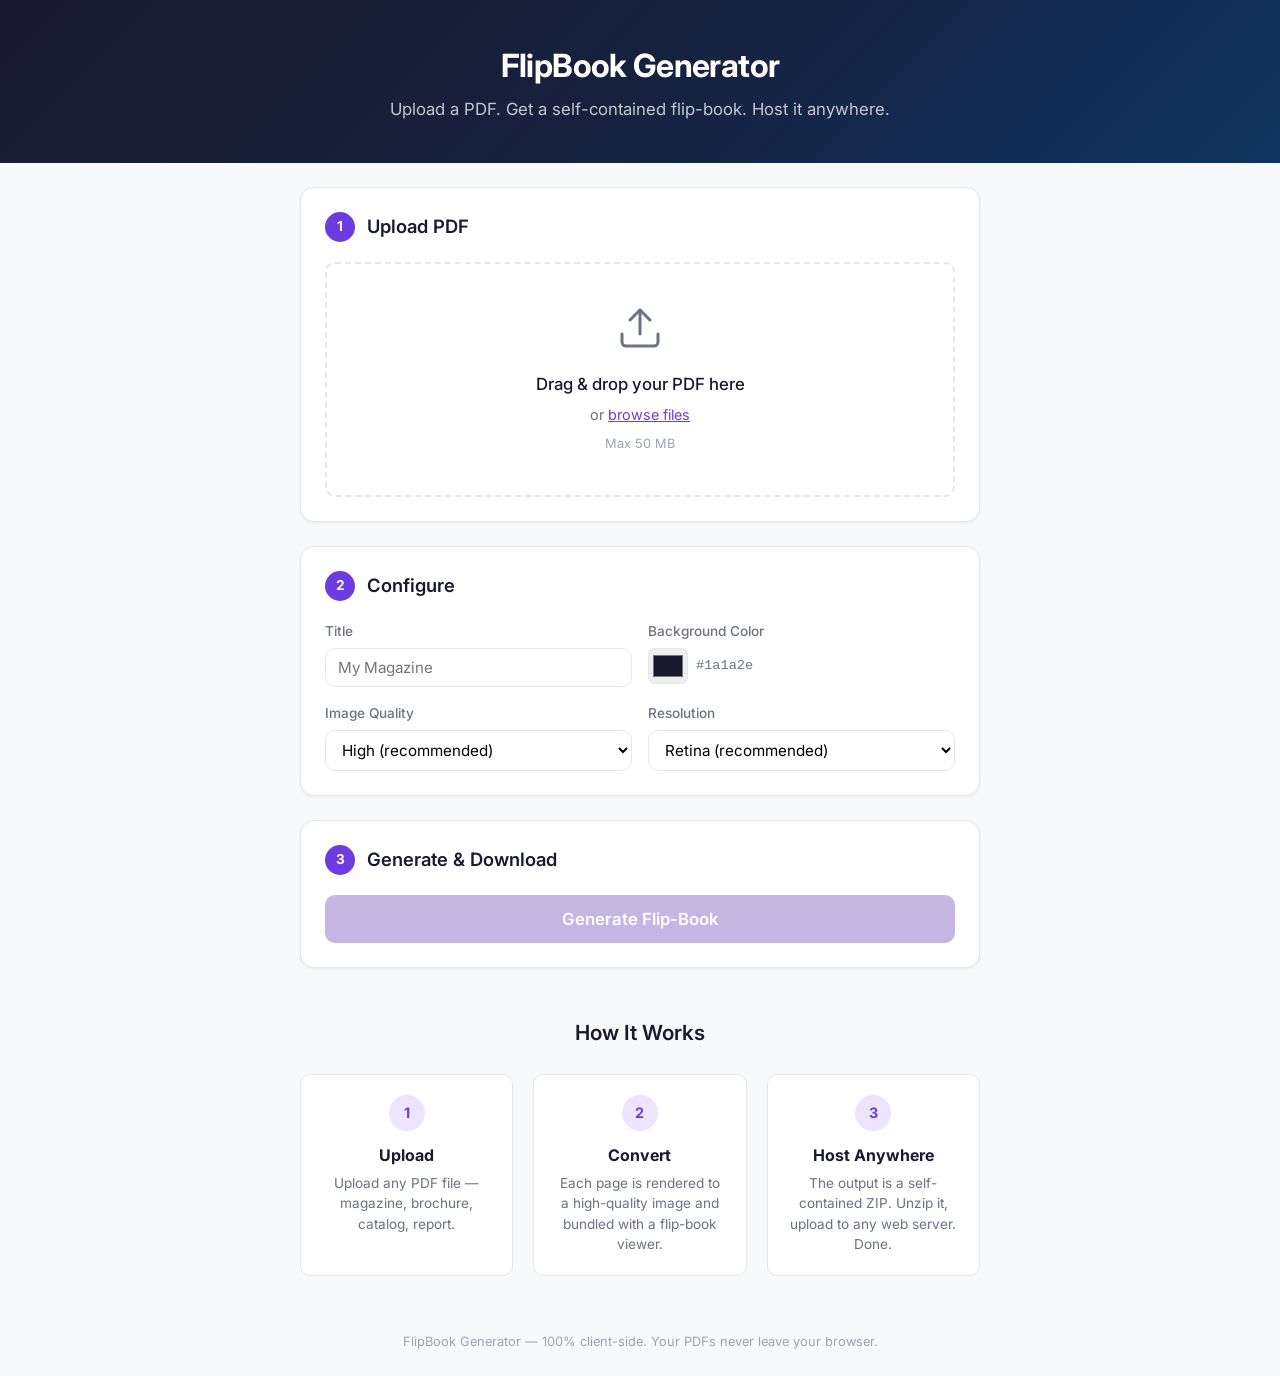
<file: index.html>
<!DOCTYPE html>
<html lang="en">
<head>
    <meta charset="UTF-8">
    <meta name="viewport" content="width=device-width, initial-scale=1.0">
    <title>FlipBook Generator — PDF to Flip-Book Converter</title>
    <link rel="preconnect" href="https://fonts.googleapis.com">
    <link rel="preconnect" href="https://fonts.gstatic.com" crossorigin>
    <link href="https://fonts.googleapis.com/css2?family=Inter:wght@400;500;600;700&display=swap" rel="stylesheet">
    <link rel="stylesheet" href="assets/css/styles.css">
</head>
<body>
    <header class="app-header">
        <div class="container">
            <h1 class="app-title">FlipBook Generator</h1>
            <p class="app-tagline">Upload a PDF. Get a self-contained flip-book. Host it anywhere.</p>
        </div>
    </header>

    <main class="container">
        <!-- Step 1: Upload -->
        <section class="step-card" id="step-upload">
            <div class="step-header">
                <span class="step-number">1</span>
                <h2>Upload PDF</h2>
            </div>
            <div class="upload-area" id="drop-zone">
                <input type="file" id="pdf-input" accept=".pdf" hidden>
                <div class="upload-icon">
                    <svg width="48" height="48" viewBox="0 0 24 24" fill="none" stroke="currentColor" stroke-width="1.5" stroke-linecap="round" stroke-linejoin="round">
                        <path d="M21 15v4a2 2 0 0 1-2 2H5a2 2 0 0 1-2-2v-4"></path>
                        <polyline points="17 8 12 3 7 8"></polyline>
                        <line x1="12" y1="3" x2="12" y2="15"></line>
                    </svg>
                </div>
                <p class="upload-text">Drag & drop your PDF here</p>
                <p class="upload-subtext">or <button type="button" class="link-btn" id="browse-btn">browse files</button></p>
                <p class="upload-limit">Max 50 MB</p>
            </div>
            <div id="file-info" class="file-info" hidden>
                <div class="file-info-inner">
                    <svg width="20" height="20" viewBox="0 0 24 24" fill="none" stroke="currentColor" stroke-width="2"><path d="M14 2H6a2 2 0 0 0-2 2v16a2 2 0 0 0 2 2h12a2 2 0 0 0 2-2V8z"></path><polyline points="14 2 14 8 20 8"></polyline></svg>
                    <span id="file-name"></span>
                    <span id="file-size" class="file-size"></span>
                    <button type="button" class="remove-btn" id="remove-file" aria-label="Remove">&times;</button>
                </div>
            </div>
        </section>

        <!-- Step 2: Configure -->
        <section class="step-card" id="step-config">
            <div class="step-header">
                <span class="step-number">2</span>
                <h2>Configure</h2>
            </div>
            <div class="config-form">
                <div class="form-row">
                    <div class="form-group">
                        <label for="book-title">Title</label>
                        <input type="text" id="book-title" placeholder="My Magazine" value="">
                    </div>
                    <div class="form-group">
                        <label for="bg-color">Background Color</label>
                        <div class="color-picker-row">
                            <input type="color" id="bg-color" value="#1a1a2e">
                            <span class="color-label" id="bg-color-label">#1a1a2e</span>
                        </div>
                    </div>
                </div>
                <div class="form-row">
                    <div class="form-group">
                        <label for="quality-select">Image Quality</label>
                        <select id="quality-select">
                            <option value="0.7">Standard (smaller file)</option>
                            <option value="0.85" selected>High (recommended)</option>
                            <option value="0.95">Maximum (large file)</option>
                        </select>
                    </div>
                    <div class="form-group">
                        <label for="scale-select">Resolution</label>
                        <select id="scale-select">
                            <option value="1.5">Normal (faster)</option>
                            <option value="2" selected>Retina (recommended)</option>
                            <option value="3">Ultra (slow, sharp)</option>
                        </select>
                    </div>
                </div>
            </div>
        </section>

        <!-- Step 3: Generate -->
        <section class="step-card" id="step-generate">
            <div class="step-header">
                <span class="step-number">3</span>
                <h2>Generate & Download</h2>
            </div>
            <button type="button" class="btn btn-primary btn-large" id="generate-btn" disabled>
                Generate Flip-Book
            </button>

            <!-- Progress -->
            <div id="progress-section" class="progress-section" hidden>
                <div class="progress-bar-wrapper">
                    <div class="progress-bar" id="progress-bar"></div>
                </div>
                <p id="progress-text" class="progress-text">Starting...</p>
            </div>

            <!-- Result -->
            <div id="result-section" class="result-section" hidden>
                <div class="result-card">
                    <svg width="40" height="40" viewBox="0 0 24 24" fill="none" stroke="#22c55e" stroke-width="2" stroke-linecap="round" stroke-linejoin="round">
                        <path d="M22 11.08V12a10 10 0 1 1-5.93-9.14"></path>
                        <polyline points="22 4 12 14.01 9 11.01"></polyline>
                    </svg>
                    <h3>Flip-book ready!</h3>
                    <p id="result-info"></p>
                    <div class="result-actions">
                        <button type="button" class="btn btn-primary" id="download-zip-btn">Download ZIP</button>
                        <button type="button" class="btn btn-secondary" id="preview-btn">Preview</button>
                    </div>
                </div>
            </div>
        </section>

        <!-- How it works -->
        <section class="info-section">
            <h2>How It Works</h2>
            <div class="info-grid">
                <div class="info-item">
                    <div class="info-icon">1</div>
                    <h3>Upload</h3>
                    <p>Upload any PDF file — magazine, brochure, catalog, report.</p>
                </div>
                <div class="info-item">
                    <div class="info-icon">2</div>
                    <h3>Convert</h3>
                    <p>Each page is rendered to a high-quality image and bundled with a flip-book viewer.</p>
                </div>
                <div class="info-item">
                    <div class="info-icon">3</div>
                    <h3>Host Anywhere</h3>
                    <p>The output is a self-contained ZIP. Unzip it, upload to any web server. Done.</p>
                </div>
            </div>
        </section>
    </main>

    <footer class="app-footer">
        <div class="container">
            <p>FlipBook Generator &mdash; 100% client-side. Your PDFs never leave your browser.</p>
        </div>
    </footer>

    <script src="assets/js/lib/page-flip.browser.js"></script>
    <script src="assets/js/lib/jszip.min.js"></script>
    <script src="assets/js/lib/FileSaver.min.js"></script>
    <script type="module" src="assets/js/generator.js"></script>
</body>
</html>
</file>
<file: assets/css/styles.css>
/* ========================================
   FlipBook Generator — Styles
   ======================================== */

:root {
    --color-primary: #6C3CE0;
    --color-primary-dark: #5429B5;
    --color-primary-light: #EDE5FF;
    --color-success: #22C55E;
    --color-bg: #F8F9FB;
    --color-bg-card: #FFFFFF;
    --color-text: #1A1A2E;
    --color-text-light: #6B7280;
    --color-border: #E5E7EB;
    --font: 'Inter', -apple-system, BlinkMacSystemFont, 'Segoe UI', sans-serif;
    --shadow-sm: 0 1px 3px rgba(0, 0, 0, 0.06);
    --shadow-md: 0 4px 12px rgba(0, 0, 0, 0.08);
    --shadow-lg: 0 8px 24px rgba(0, 0, 0, 0.1);
    --radius: 10px;
    --radius-lg: 14px;
    --transition: 0.2s ease;
}

/* --- Reset --- */
*, *::before, *::after {
    box-sizing: border-box;
    margin: 0;
    padding: 0;
}

html { font-size: 16px; }

body {
    font-family: var(--font);
    background: var(--color-bg);
    color: var(--color-text);
    line-height: 1.6;
    min-height: 100vh;
}

a { color: var(--color-primary); text-decoration: none; }
a:hover { text-decoration: underline; }

/* --- Layout --- */
.container {
    max-width: 720px;
    margin: 0 auto;
    padding: 0 1.25rem;
}

/* --- Header --- */
.app-header {
    background: linear-gradient(135deg, #1A1A2E 0%, #16213E 50%, #0F3460 100%);
    color: #FFF;
    padding: 2.5rem 0;
    text-align: center;
}

.app-title {
    font-size: 2rem;
    font-weight: 700;
    letter-spacing: -0.02em;
    margin-bottom: 0.3rem;
}

.app-tagline {
    font-size: 1.05rem;
    opacity: 0.75;
    font-weight: 400;
}

/* --- Buttons --- */
.btn {
    display: inline-flex;
    align-items: center;
    justify-content: center;
    gap: 0.5rem;
    padding: 0.65rem 1.4rem;
    border: none;
    border-radius: var(--radius);
    font-family: var(--font);
    font-size: 0.95rem;
    font-weight: 500;
    cursor: pointer;
    transition: background var(--transition), transform var(--transition), box-shadow var(--transition);
    text-decoration: none;
}

.btn:active { transform: translateY(0); }

.btn-primary {
    background: var(--color-primary);
    color: #FFF;
}

.btn-primary:hover:not(:disabled) {
    background: var(--color-primary-dark);
    transform: translateY(-1px);
    box-shadow: 0 4px 12px rgba(108, 60, 224, 0.3);
}

.btn-primary:disabled {
    background: #C4B5E3;
    cursor: not-allowed;
}

.btn-secondary {
    background: transparent;
    color: var(--color-primary);
    border: 1.5px solid var(--color-primary);
}

.btn-secondary:hover {
    background: var(--color-primary-light);
}

.btn-large {
    width: 100%;
    padding: 0.9rem 2rem;
    font-size: 1.05rem;
    font-weight: 600;
}

.link-btn {
    background: none;
    border: none;
    color: var(--color-primary);
    font-family: var(--font);
    font-size: inherit;
    cursor: pointer;
    text-decoration: underline;
    padding: 0;
}

/* --- Step Cards --- */
.step-card {
    background: var(--color-bg-card);
    border-radius: var(--radius-lg);
    box-shadow: var(--shadow-sm);
    padding: 1.5rem;
    margin-top: 1.5rem;
    border: 1px solid var(--color-border);
}

.step-header {
    display: flex;
    align-items: center;
    gap: 0.75rem;
    margin-bottom: 1.25rem;
}

.step-number {
    display: inline-flex;
    align-items: center;
    justify-content: center;
    width: 30px;
    height: 30px;
    background: var(--color-primary);
    color: #FFF;
    border-radius: 50%;
    font-size: 0.85rem;
    font-weight: 700;
    flex-shrink: 0;
}

.step-header h2 {
    font-size: 1.15rem;
    font-weight: 600;
}

/* --- Upload Area --- */
.upload-area {
    border: 2px dashed var(--color-border);
    border-radius: var(--radius);
    padding: 2.5rem 1.5rem;
    text-align: center;
    cursor: pointer;
    transition: border-color var(--transition), background var(--transition);
}

.upload-area:hover,
.upload-area.drag-over {
    border-color: var(--color-primary);
    background: var(--color-primary-light);
}

.upload-icon {
    color: var(--color-text-light);
    margin-bottom: 0.75rem;
}

.upload-text {
    font-size: 1.05rem;
    font-weight: 500;
    margin-bottom: 0.3rem;
}

.upload-subtext {
    font-size: 0.9rem;
    color: var(--color-text-light);
    margin-bottom: 0.5rem;
}

.upload-limit {
    font-size: 0.8rem;
    color: #9CA3AF;
}

/* File info */
.file-info {
    margin-top: 1rem;
}

.file-info-inner {
    display: flex;
    align-items: center;
    gap: 0.6rem;
    padding: 0.75rem 1rem;
    background: #F3F4F6;
    border-radius: var(--radius);
    font-size: 0.9rem;
}

.file-info-inner svg { color: var(--color-primary); flex-shrink: 0; }
.file-size { color: var(--color-text-light); margin-left: auto; }

.remove-btn {
    background: none;
    border: none;
    font-size: 1.3rem;
    color: #9CA3AF;
    cursor: pointer;
    padding: 0 0.3rem;
    line-height: 1;
}

.remove-btn:hover { color: #EF4444; }

/* --- Config Form --- */
.config-form {
    display: flex;
    flex-direction: column;
    gap: 1rem;
}

.form-row {
    display: grid;
    grid-template-columns: 1fr 1fr;
    gap: 1rem;
}

.form-group label {
    display: block;
    margin-bottom: 0.35rem;
    font-size: 0.85rem;
    font-weight: 500;
    color: var(--color-text-light);
}

.form-group input[type="text"],
.form-group select {
    width: 100%;
    padding: 0.55rem 0.75rem;
    border: 1px solid var(--color-border);
    border-radius: var(--radius);
    font-family: var(--font);
    font-size: 0.95rem;
    background: #FFF;
    transition: border-color var(--transition);
}

.form-group input:focus,
.form-group select:focus {
    outline: none;
    border-color: var(--color-primary);
    box-shadow: 0 0 0 3px rgba(108, 60, 224, 0.1);
}

.color-picker-row {
    display: flex;
    align-items: center;
    gap: 0.5rem;
}

.color-picker-row input[type="color"] {
    width: 40px;
    height: 36px;
    border: 1px solid var(--color-border);
    border-radius: 6px;
    padding: 2px;
    cursor: pointer;
}

.color-label {
    font-size: 0.85rem;
    color: var(--color-text-light);
    font-family: monospace;
}

/* --- Progress --- */
.progress-section {
    margin-top: 1.25rem;
}

.progress-bar-wrapper {
    width: 100%;
    height: 6px;
    background: #E5E7EB;
    border-radius: 3px;
    overflow: hidden;
}

.progress-bar {
    height: 100%;
    background: linear-gradient(90deg, var(--color-primary), #8B5CF6);
    width: 0%;
    transition: width 0.3s ease;
    border-radius: 3px;
}

.progress-text {
    margin-top: 0.5rem;
    font-size: 0.85rem;
    color: var(--color-text-light);
    text-align: center;
}

/* --- Result --- */
.result-section {
    margin-top: 1.25rem;
}

.result-card {
    text-align: center;
    padding: 1.5rem;
    background: #F0FDF4;
    border: 1px solid #BBF7D0;
    border-radius: var(--radius);
}

.result-card h3 {
    margin: 0.75rem 0 0.25rem;
    font-size: 1.15rem;
}

.result-card p {
    font-size: 0.9rem;
    color: var(--color-text-light);
    margin-bottom: 1rem;
}

.result-actions {
    display: flex;
    gap: 0.75rem;
    justify-content: center;
    flex-wrap: wrap;
}

/* --- Info Section --- */
.info-section {
    margin: 3rem 0 2rem;
    text-align: center;
}

.info-section h2 {
    font-size: 1.3rem;
    font-weight: 600;
    margin-bottom: 1.5rem;
}

.info-grid {
    display: grid;
    grid-template-columns: repeat(3, 1fr);
    gap: 1.25rem;
}

.info-item {
    padding: 1.25rem;
    background: var(--color-bg-card);
    border-radius: var(--radius);
    border: 1px solid var(--color-border);
}

.info-icon {
    display: inline-flex;
    align-items: center;
    justify-content: center;
    width: 36px;
    height: 36px;
    background: var(--color-primary-light);
    color: var(--color-primary);
    border-radius: 50%;
    font-weight: 700;
    font-size: 0.9rem;
    margin-bottom: 0.75rem;
}

.info-item h3 {
    font-size: 1rem;
    margin-bottom: 0.3rem;
}

.info-item p {
    font-size: 0.85rem;
    color: var(--color-text-light);
    line-height: 1.5;
}

/* --- Footer --- */
.app-footer {
    text-align: center;
    padding: 1.5rem 0;
    font-size: 0.8rem;
    color: #9CA3AF;
    margin-top: 2rem;
}

/* Modal is created dynamically via JS — no CSS needed */

/* --- Responsive --- */
@media (max-width: 600px) {
    .app-title { font-size: 1.5rem; }
    .form-row { grid-template-columns: 1fr; }
    .info-grid { grid-template-columns: 1fr; }
    .upload-area { padding: 2rem 1rem; }
}
</file>
